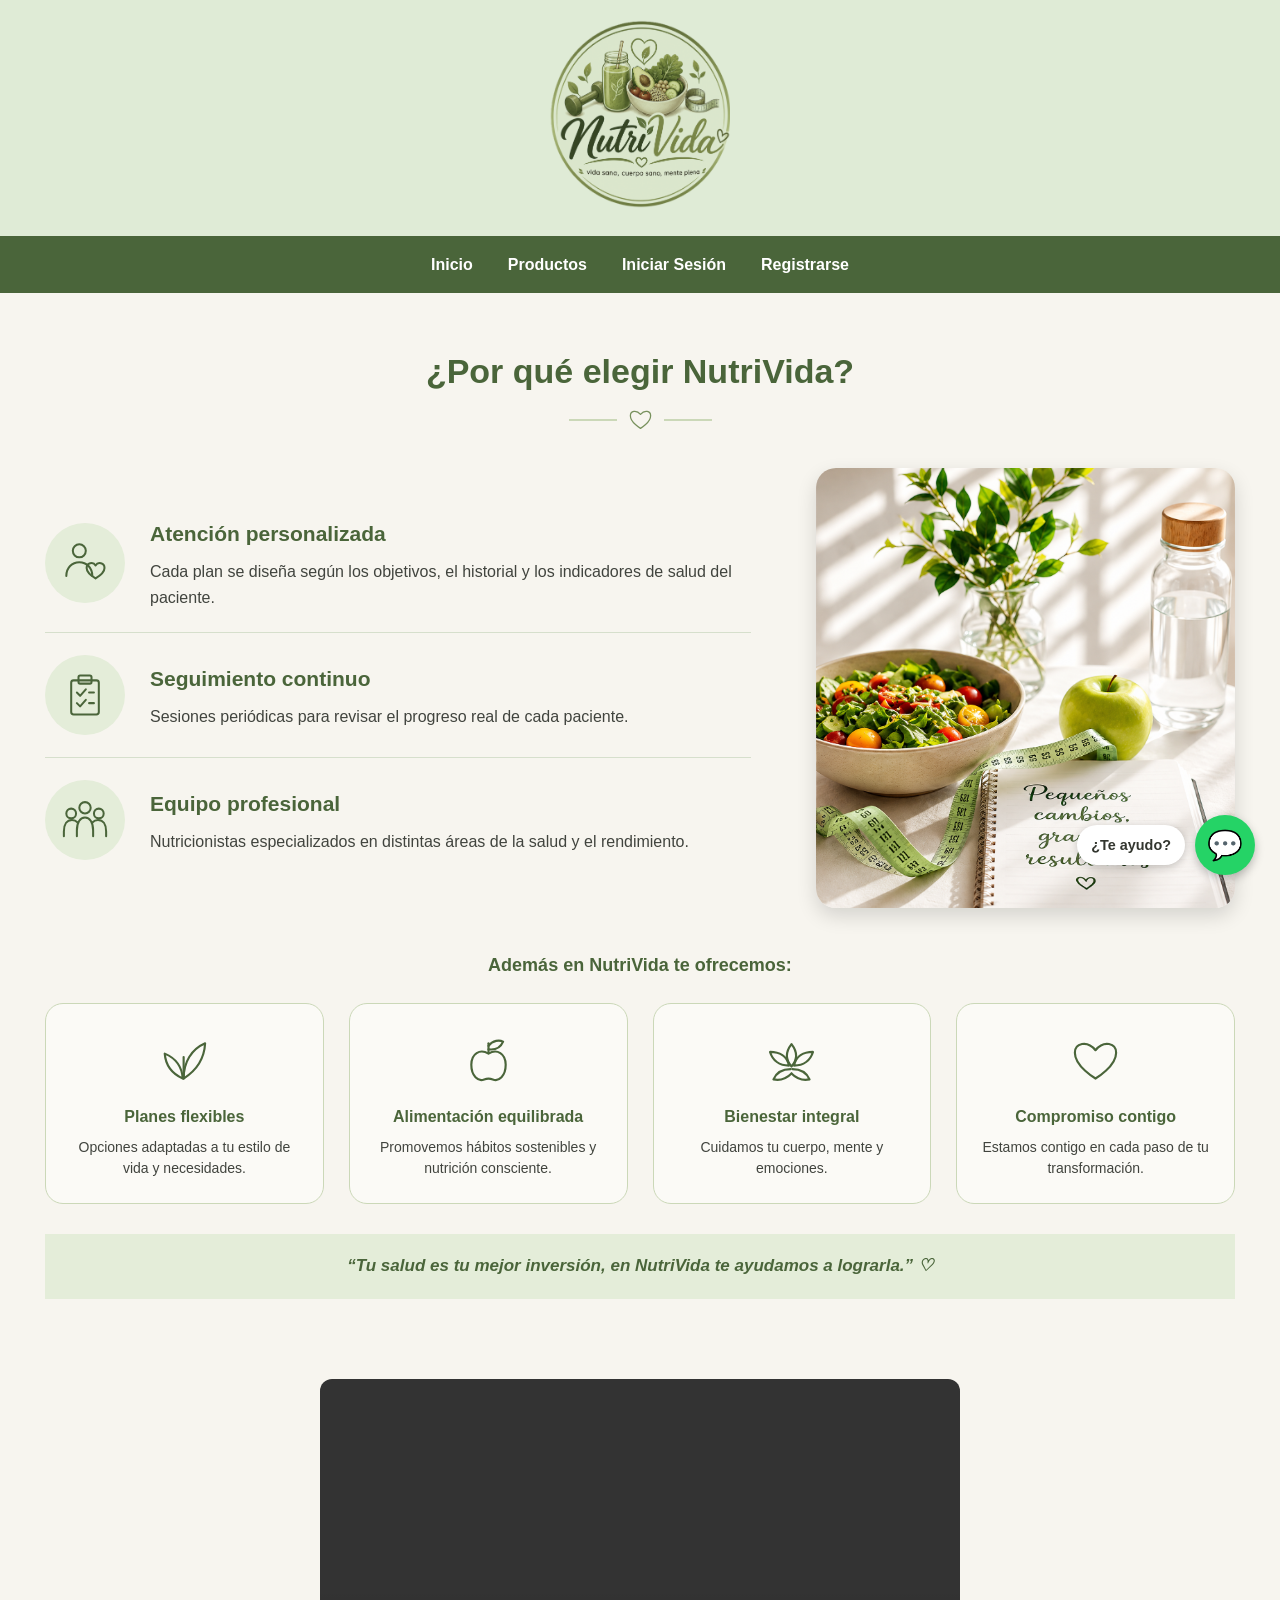
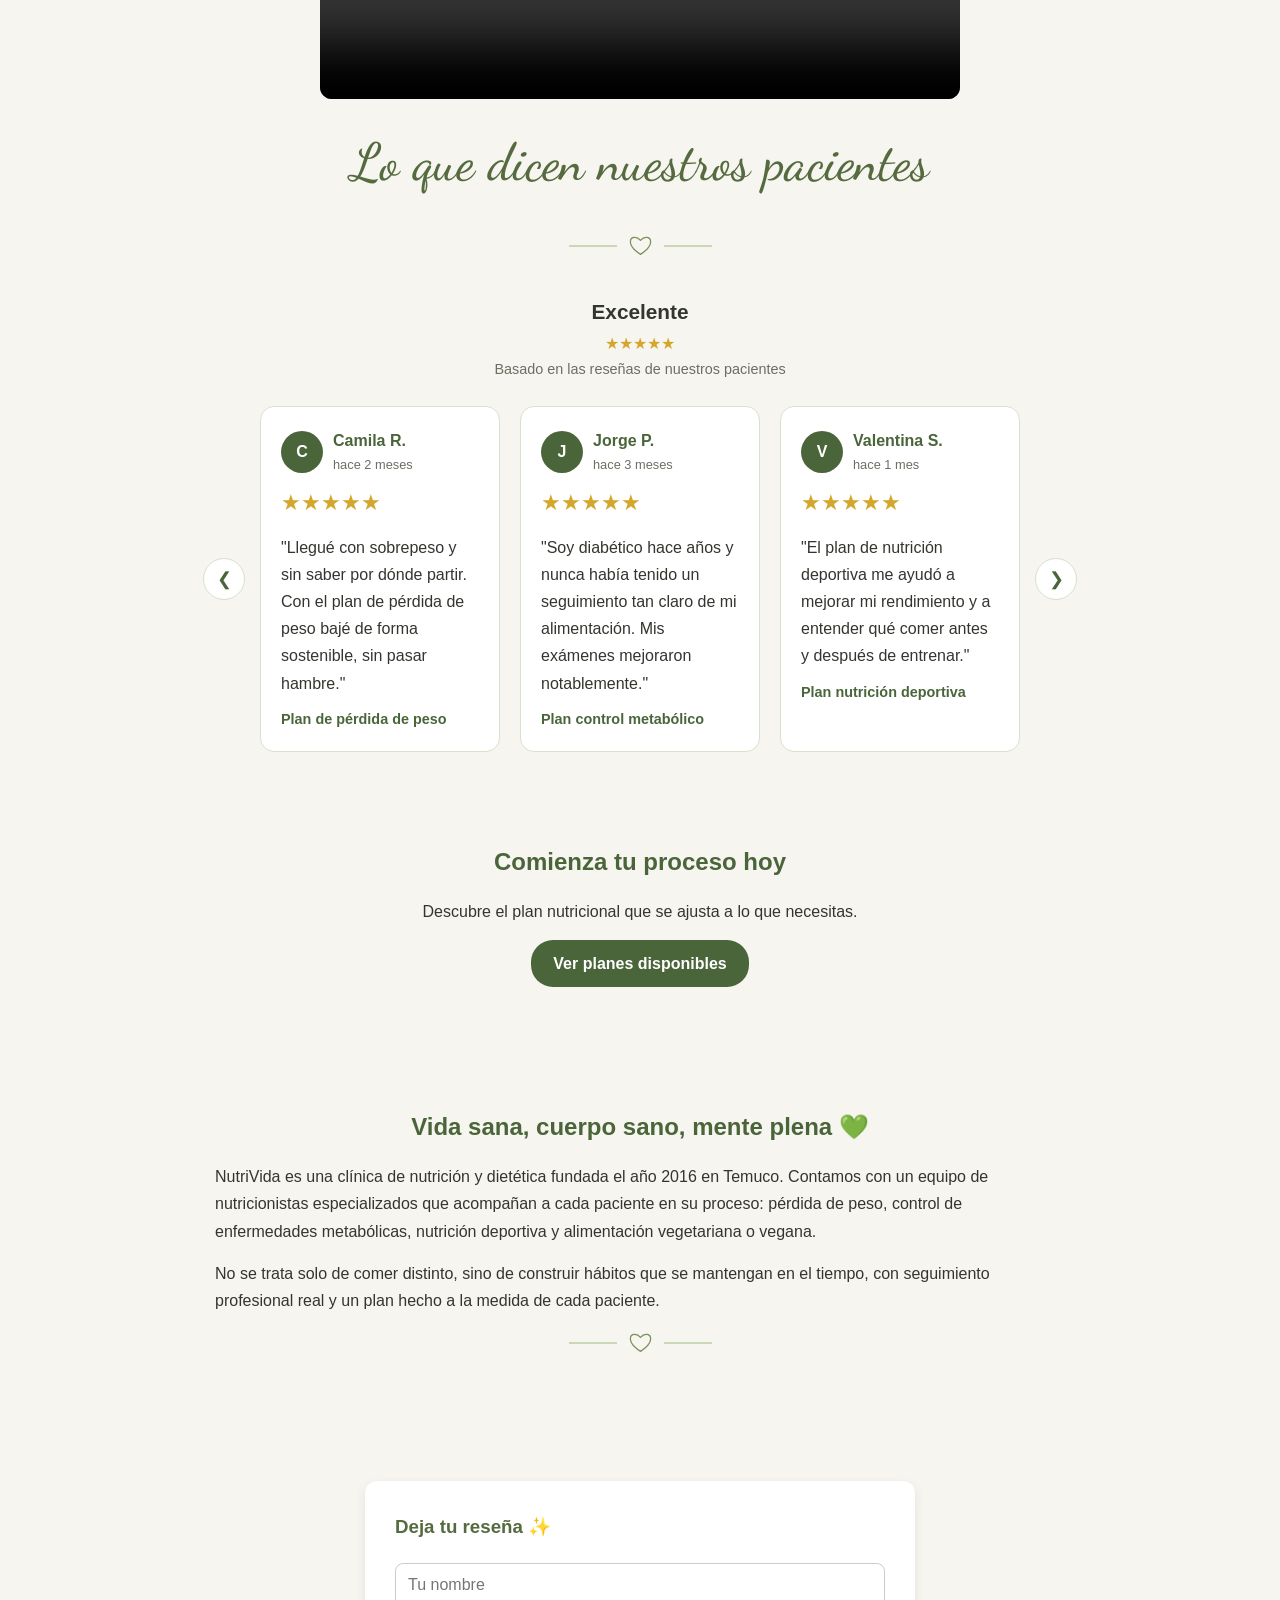
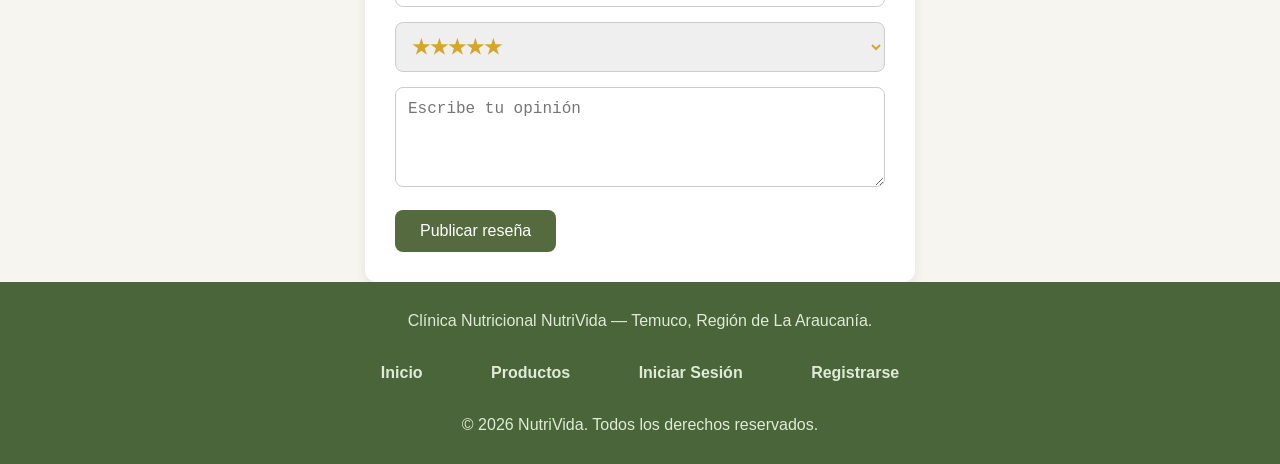
<file: Proyecto/index.html>
<!DOCTYPE html>
<html lang="es">
<head>
    <link href="https://fonts.googleapis.com/css2?family=Dancing+Script:wght@400;500&display=swap" rel="stylesheet">
    <meta charset="UTF-8">
    <meta name="viewport" content="width=device-width, initial-scale=1.0">
    <title>NutriVida</title>
    <link rel="stylesheet" href="css/estilos.css">
</head>

<body>

    <!-- HEADER -->
    <header>
        <img src="img/logo-nutrivida.png" alt="Logo NutriVida" class="logo">

        <nav>
            <ul>
                <li><a href="index.html">Inicio</a></li>
                <li><a href="productos.html">Productos</a></li>
                <li><a href="login.html">Iniciar Sesión</a></li>
                <li><a href="registro.html">Registrarse</a></li>
            </ul>
        </nav>
    </header>

    <main>

        <!-- POR QUÉ ELEGIR NUTRIVIDA -->
        <section class="porque-elegir">

            <h2>¿Por qué elegir NutriVida?</h2>

            <div class="decoracion-titulo">
                <span></span>
                <svg viewBox="0 0 64 64">
                    <path d="M32 53 C32 53 8 39 8 23 C8 12 22 8 32 20 C42 8 56 12 56 23 C56 39 32 53 32 53Z"></path>
                </svg>
                <span></span>
            </div>

            <div class="porque-elegir__contenido">

                <div class="porque-elegir__lista">

                    <div class="porque-elegir__item">
                        <div class="porque-elegir__icono">
                            <svg viewBox="0 0 64 64" fill="none" stroke="#4a653a" stroke-width="2.5" stroke-linecap="round" stroke-linejoin="round">
                                <circle cx="25" cy="17" r="8"></circle>
                                <path d="M9 48 C9 38 16 31 25 31 C34 31 41 38 41 48"></path>
                                <path d="M45 35 C48 30 56 32 56 38 C56 44 45 51 45 51 C45 51 34 44 34 38 C34 32 42 30 45 35Z"></path>
                            </svg>
                        </div>

                        <div>
                            <h3>Atención personalizada</h3>
                            <p>Cada plan se diseña según los objetivos, el historial y los indicadores de salud del paciente.</p>
                        </div>
                    </div>

                    <div class="porque-elegir__item">
                        <div class="porque-elegir__icono">
                            <svg viewBox="0 0 64 64" fill="none" stroke="#4a653a" stroke-width="2.5" stroke-linecap="round" stroke-linejoin="round">
                                <rect x="15" y="14" width="34" height="42" rx="3"></rect>
                                <rect x="24" y="8" width="16" height="10" rx="2"></rect>
                                <path d="M22 29 L26 33 L33 25"></path>
                                <path d="M22 42 L26 46 L33 38"></path>
                                <line x1="37" y1="29" x2="43" y2="29"></line>
                                <line x1="37" y1="42" x2="43" y2="42"></line>
                            </svg>
                        </div>

                        <div>
                            <h3>Seguimiento continuo</h3>
                            <p>Sesiones periódicas para revisar el progreso real de cada paciente.</p>
                        </div>
                    </div>

                    <div class="porque-elegir__item porque-elegir__item--sin-borde">
                        <div class="porque-elegir__icono">
                            <svg viewBox="0 0 64 64" fill="none" stroke="#4a653a" stroke-width="2.5" stroke-linecap="round" stroke-linejoin="round">
                                <circle cx="32" cy="17" r="7"></circle>
                                <circle cx="15" cy="24" r="6"></circle>
                                <circle cx="49" cy="24" r="6"></circle>
                                <path d="M22 52 V45 C22 35 26 29 32 29 C38 29 42 35 42 45 V52"></path>
                                <path d="M6 52 V46 C6 37 10 32 16 32 C19 32 21 33 23 35"></path>
                                <path d="M58 52 V46 C58 37 54 32 48 32 C45 32 43 33 41 35"></path>
                            </svg>
                        </div>

                        <div>
                            <h3>Equipo profesional</h3>
                            <p>Nutricionistas especializados en distintas áreas de la salud y el rendimiento.</p>
                        </div>
                    </div>

                </div>

                <div class="porque-elegir__imagen-wrap">
                    <img src="img/hero-presentacion.png" alt="Alimentación saludable NutriVida">
                </div>

            </div>

            <!-- SERVICIOS EXTRA -->
            <p class="extra-titulo">Además en NutriVida te ofrecemos:</p>

            <div class="extra-ofrecemos">

                <article class="extra-card">
                    <div class="extra-card__icono">
                        <svg viewBox="0 0 64 64" fill="none" stroke="#4a653a" stroke-width="2.5" stroke-linecap="round" stroke-linejoin="round">
                            <path d="M31 53 C31 34 40 19 56 12 C55 30 47 43 31 53Z"></path>
                            <path d="M30 53 C29 39 21 29 9 24 C10 38 17 47 30 53Z"></path>
                            <path d="M31 53 V28"></path>
                        </svg>
                    </div>
                    <h4>Planes flexibles</h4>
                    <p>Opciones adaptadas a tu estilo de vida y necesidades.</p>
                </article>

                <article class="extra-card">
                    <div class="extra-card__icono">
                        <svg viewBox="0 0 64 64" fill="none" stroke="#4a653a" stroke-width="2.5" stroke-linecap="round" stroke-linejoin="round">
                            <path d="M32 24 C22 18 12 24 12 37 C12 50 20 57 27 54 C30 53 34 53 37 54 C44 57 52 50 52 37 C52 24 42 18 32 24Z"></path>
                            <path d="M32 23 V12"></path>
                            <path d="M32 15 C37 8 45 8 49 10 C46 17 40 20 32 19"></path>
                        </svg>
                    </div>
                    <h4>Alimentación equilibrada</h4>
                    <p>Promovemos hábitos sostenibles y nutrición consciente.</p>
                </article>

                <article class="extra-card">
                    <div class="extra-card__icono">
                        <svg viewBox="0 0 64 64" fill="none" stroke="#4a653a" stroke-width="2.5" stroke-linecap="round" stroke-linejoin="round">
                            <path d="M32 13 C39 22 39 31 32 39 C25 31 25 22 32 13Z"></path>
                            <path d="M29 38 C18 38 10 32 7 22 C18 22 27 27 29 38Z"></path>
                            <path d="M35 38 C46 38 54 32 57 22 C46 22 37 27 35 38Z"></path>
                            <path d="M31 42 C21 42 14 47 11 54 C20 56 27 52 32 47"></path>
                            <path d="M33 42 C43 42 50 47 53 54 C44 56 37 52 32 47"></path>
                        </svg>
                    </div>
                    <h4>Bienestar integral</h4>
                    <p>Cuidamos tu cuerpo, mente y emociones.</p>
                </article>

                <article class="extra-card">
                    <div class="extra-card__icono">
                        <svg viewBox="0 0 64 64" fill="none" stroke="#4a653a" stroke-width="2.5" stroke-linecap="round" stroke-linejoin="round">
                            <path d="M32 53 C32 53 8 39 8 23 C8 12 22 8 32 20 C42 8 56 12 56 23 C56 39 32 53 32 53Z"></path>
                        </svg>
                    </div>
                    <h4>Compromiso contigo</h4>
                    <p>Estamos contigo en cada paso de tu transformación.</p>
                </article>

            </div>

            <div class="cita-banner">
                <p>“Tu salud es tu mejor inversión, en NutriVida te ayudamos a lograrla.” ♡</p>
            </div>

        </section>

        <!-- RESEÑAS -->
        <section class="seccion-resenas">

            <video controls width="640">
             <source src="video/presentacion.mp4" type="video/mp4">
              Tu navegador no soporta el elemento de video.
            </video>

<h2>Lo que dicen nuestros pacientes</h2>
<div class="decoracion-titulo">
                <span></span>
                <svg viewBox="0 0 64 64">
                    <path d="M32 53 C32 53 8 39 8 23 C8 12 22 8 32 20 C42 8 56 12 56 23 C56 39 32 53 32 53Z"></path>
                </svg>
                <span></span>
            </div>

            <div class="resumen-resenas">
                <p class="resumen-resenas__titulo">Excelente</p>
                <p class="resumen-resenas__estrellas">★★★★★</p>
                <p class="resumen-resenas__base">Basado en las reseñas de nuestros pacientes</p>
            </div>

            <div class="carrusel-resenas">

                <button id="btnAnterior" class="flecha" aria-label="Reseñas anteriores">&#10094;</button>

                <div class="tarjetas-resenas">

                    <article class="tarjeta-resena">
                        <div class="tarjeta-resena__encabezado">
                            <div class="avatar">C</div>
                            <div>
                                <h4>Camila R.</h4>
                                <p class="tarjeta-resena__tiempo">hace 2 meses</p>
                            </div>
                        </div>
                        <p class="estrellas">★★★★★</p>
                        <p>"Llegué con sobrepeso y sin saber por dónde partir. Con el plan de pérdida de peso bajé de forma sostenible, sin pasar hambre."</p>
                        <p class="tarjeta-resena__plan">Plan de pérdida de peso</p>
                    </article>

                    <article class="tarjeta-resena">
                        <div class="tarjeta-resena__encabezado">
                            <div class="avatar">J</div>
                            <div>
                                <h4>Jorge P.</h4>
                                <p class="tarjeta-resena__tiempo">hace 3 meses</p>
                            </div>
                        </div>
                        <p class="estrellas">★★★★★</p>
                        <p>"Soy diabético hace años y nunca había tenido un seguimiento tan claro de mi alimentación. Mis exámenes mejoraron notablemente."</p>
                        <p class="tarjeta-resena__plan">Plan control metabólico</p>
                    </article>

                    <article class="tarjeta-resena">
                        <div class="tarjeta-resena__encabezado">
                            <div class="avatar">V</div>
                            <div>
                                <h4>Valentina S.</h4>
                                <p class="tarjeta-resena__tiempo">hace 1 mes</p>
                            </div>
                        </div>
                        <p class="estrellas">★★★★★</p>
                        <p>"El plan de nutrición deportiva me ayudó a mejorar mi rendimiento y a entender qué comer antes y después de entrenar."</p>
                        <p class="tarjeta-resena__plan">Plan nutrición deportiva</p>
                    </article>

                    <article class="tarjeta-resena">
                        <div class="tarjeta-resena__encabezado">
                            <div class="avatar">F</div>
                            <div>
                                <h4>Fernanda L.</h4>
                                <p class="tarjeta-resena__tiempo">hace 5 meses</p>
                            </div>
                        </div>
                        <p class="estrellas">★★★★★</p>
                        <p>"Como vegetariana, siempre me costó saber si estaba comiendo balanceado. El plan me ordenó completamente."</p>
                        <p class="tarjeta-resena__plan">Plan vegano / vegetariano</p>
                    </article>

                    <article class="tarjeta-resena">
                        <div class="tarjeta-resena__encabezado">
                            <div class="avatar">D</div>
                            <div>
                                <h4>Diego M.</h4>
                                <p class="tarjeta-resena__tiempo">hace 4 meses</p>
                            </div>
                        </div>
                        <p class="estrellas">★★★★★</p>
                        <p>"Excelente atención, siempre disponibles para resolver dudas. Los resultados se notaron rápido."</p>
                        <p class="tarjeta-resena__plan">Plan de pérdida de peso</p>
                    </article>

                </div>

                <button id="btnSiguiente" class="flecha" aria-label="Siguientes reseñas">&#10095;</button>

            </div>

        </section>

        <!-- COMIENZA TU PROCESO -->
        <section class="comenzar">
            <h2>Comienza tu proceso hoy</h2>
            <p>Descubre el plan nutricional que se ajusta a lo que necesitas.</p>
            <a href="productos.html">Ver planes disponibles</a>
        </section>

        <!-- PRESENTACIÓN -->
        <section class="presentacion">
            <h2>Vida sana, cuerpo sano, mente plena 💚</h2>

            <p>NutriVida es una clínica de nutrición y dietética fundada el año 2016 en Temuco. Contamos con un equipo de nutricionistas especializados que acompañan a cada paciente en su proceso: pérdida de peso, control de enfermedades metabólicas, nutrición deportiva y alimentación vegetariana o vegana.</p>

            <p>No se trata solo de comer distinto, sino de construir hábitos que se mantengan en el tiempo, con seguimiento profesional real y un plan hecho a la medida de cada paciente.</p>
<div class="decoracion-titulo">
                <span></span>
                <svg viewBox="0 0 64 64">
                    <path d="M32 53 C32 53 8 39 8 23 C8 12 22 8 32 20 C42 8 56 12 56 23 C56 39 32 53 32 53Z"></path>
                </svg>
                <span></span>
            </div>
        </section>

    <div class="formulario-reseña">
        <h3>Deja tu reseña ✨ </h3>

        <input type="text" id="nombre-reseña" placeholder="Tu nombre">

        <select id="estrellas-reseña">
            <option value="5">★★★★★</option>
            <option value="4">★★★★☆</option>
            <option value="3">★★★☆☆</option>
            <option value="2">★★☆☆☆</option>
            <option value="1">★☆☆☆☆</option>
        </select>

        <textarea id="texto-reseña" placeholder="Escribe tu opinión"></textarea>

        <button type="button" id="publicar-reseña">
            Publicar reseña
        </button>
    </div>
</section>


    <!-- FOOTER -->
    <footer>
        <p>Clínica Nutricional NutriVida — Temuco, Región de La Araucanía.</p>

        <nav>
            <a href="index.html">Inicio</a>
            <a href="productos.html">Productos</a>
            <a href="login.html">Iniciar Sesión</a>
            <a href="registro.html">Registrarse</a>
        </nav>

        <p>&copy; 2026 NutriVida. Todos los derechos reservados.</p>
    </footer>

    <!-- WHATSAPP -->
    <div class="whatsapp-flotante">
        <span class="whatsapp-flotante__mensaje">¿Te ayudo?</span>
        <a href="https://wa.me/56912345678" target="_blank" class="boton-whatsapp" aria-label="Chatear por WhatsApp">💬</a>
    </div>

    <script src="js/script.js"></script>

</body>
</html>
</file>
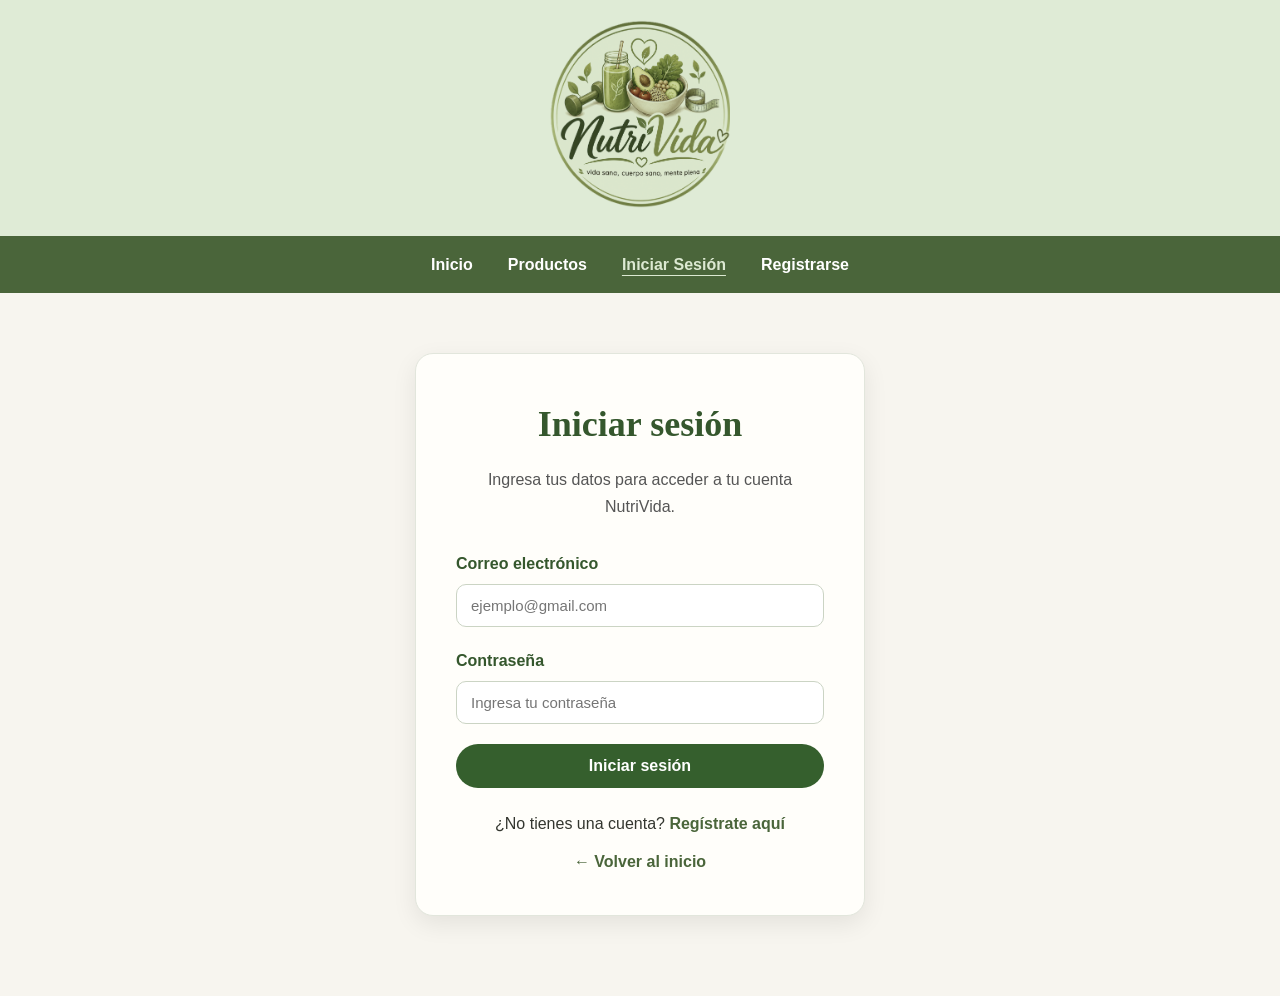
<file: Proyecto/login.html>
<!DOCTYPE html>
<html lang="es">

<head>
    <meta charset="UTF-8">
    <meta name="viewport" content="width=device-width, initial-scale=1.0">

    <title>NutriVida - Iniciar Sesión</title>

    <link rel="stylesheet" href="css/estilos.css">
</head>

<body>

    <header>
        <img src="img/logo-nutrivida.png" alt="Logo NutriVida" class="logo">

        <nav>
            <ul>
                <li><a href="index.html">Inicio</a></li>
                <li><a href="productos.html">Productos</a></li>
                <li><a href="login.html" class="activo">Iniciar Sesión</a></li>
                <li><a href="registro.html">Registrarse</a></li>
            </ul>
        </nav>
    </header>


    <main>

        <form id="login" class="login-formulario" novalidate>

            <h1>Iniciar sesión</h1>

            <p class="login-descripcion">
                Ingresa tus datos para acceder a tu cuenta NutriVida.
            </p>


            <div class="campo-login">

                <label for="emailSes">Correo electrónico</label>

                <input
                    type="text"
                    id="emailSes"
                    placeholder="ejemplo@gmail.com"
                >

            </div>


            <div class="campo-login">

                <label for="contraSes">Contraseña</label>

                <input
                    type="password"
                    id="contraSes"
                    placeholder="Ingresa tu contraseña"
                >

            </div>


            <button type="submit" class="boton-login">
                Iniciar sesión
            </button>


            <div class="login-enlaces">

                <p>
                    ¿No tienes una cuenta?
                    <a href="registro.html">Regístrate aquí</a>
                </p>

                <a href="index.html">
                    ← Volver al inicio
                </a>

            </div>

        </form>

    </main>


    <script src="js/script.js"></script>

</body>

</html>
</file>
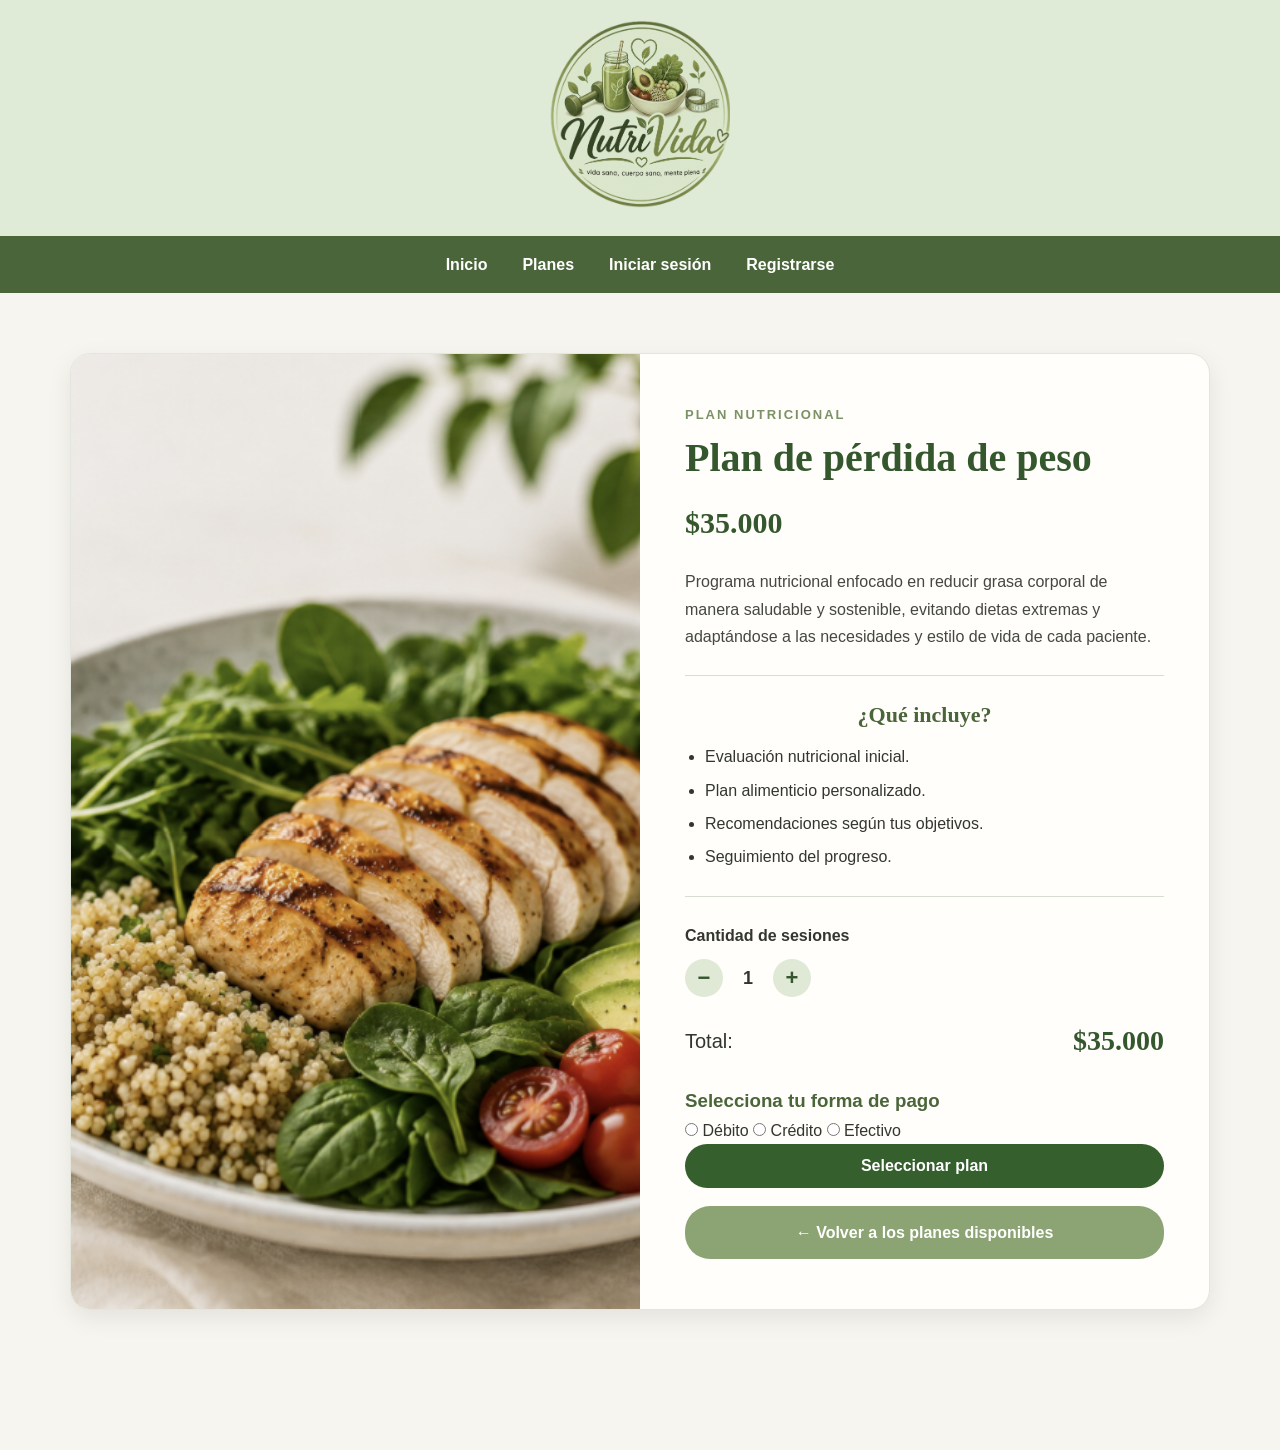
<file: Proyecto/producto.html>
<!DOCTYPE html>
<html lang="es">
<head>
    <meta charset="UTF-8">
    <meta name="viewport" content="width=device-width, initial-scale=1.0">
    <title>Detalle del plan | NutriVida</title>

    <link rel="stylesheet" href="css/estilos.css">
</head>

<body>

    <header>
        <img src="img/logo-nutrivida.png" alt="Logo NutriVida" class="logo">

        <nav>
            <ul>
                <li><a href="index.html">Inicio</a></li>
                <li><a href="productos.html">Planes</a></li>
                <li><a href="login.html">Iniciar sesión</a></li>
                <li><a href="registro.html">Registrarse</a></li>
            </ul>
        </nav>
    </header>


    <main class="detalle-producto">

        <section class="detalle-contenedor">

            <div class="detalle-imagen">
                <img id="imagenProducto" src="img/plan-perdida-peso.png" alt="Plan de pérdida de peso">
            </div>


            <div class="detalle-informacion">

                <p class="detalle-categoria">PLAN NUTRICIONAL</p>

                <h1 id="nombreProducto">Plan de pérdida de peso</h1>

                <p class="detalle-precio" id="precioProducto">$35.000</p>

                <p class="detalle-descripcion" id="descripcionProducto">
                    Programa nutricional enfocado en reducir grasa corporal
                    de manera saludable y sostenible, evitando dietas extremas
                    y adaptándose a las necesidades y estilo de vida de cada paciente.
                </p>


                <div class="detalle-incluye">

                    <h2>¿Qué incluye?</h2>

                    <ul>
                        <li>Evaluación nutricional inicial.</li>
                        <li>Plan alimenticio personalizado.</li>
                        <li>Recomendaciones según tus objetivos.</li>
                        <li>Seguimiento del progreso.</li>
                    </ul>

                </div>


                <div class="cantidad-sesiones">

                    <p>Cantidad de sesiones</p>

                    <div class="selector-cantidad">
                        <button type="button" id="disminuir">−</button>

                        <span id="cantidad">1</span>

                        <button type="button" id="aumentar">+</button>
                    </div>

                </div>


                <div class="total-producto">
                    <span>Total:</span>
                    <strong id="total">$35.000</strong>
                </div>
                <div class="forma-pago">
                    

                     <h3>Selecciona tu forma de pago</h3>

                     <label>
                        <input type="radio" name="formaPago" value="debito">
                        Débito
                     </label>

                    <label>
                         <input type="radio" name="formaPago" value="credito">
                        Crédito
                    </label>

                     <label>
                         <input type="radio" name="formaPago" value="efectivo">
                         Efectivo
                     </label>

                </div>


                <button type="button" class="boton-agendar" id="botonAgendar">
                    Seleccionar plan
                </button>
                <div class="datos-tarjeta" id="datosTarjeta" style="display: none;">

    <h3>Datos de la tarjeta</h3>

    <label for="numeroTarjeta">Número de tarjeta</label>
    <input type="text" id="numeroTarjeta" maxlength="19"
           placeholder="1234 5678 9012 3456">

    <label for="titularTarjeta">Nombre del titular</label>
    <input type="text" id="titularTarjeta"
           placeholder="Nombre y apellido">

    <div class="datos-tarjeta-fila">

        <div>
            <label for="vencimientoTarjeta">Vencimiento</label>
            <input type="text" id="vencimientoTarjeta"
                   maxlength="5" placeholder="MM/AA">
        </div>

        <div>
            <label for="cvvTarjeta">CVV</label>
            <input type="password" id="cvvTarjeta"
                   maxlength="3" placeholder="123">
        </div>

    </div>

    <button type="button" id="botonPagar">
    Pagar <span id="totalPagar">$35.000</span>
</button>

    <div id="mensajePago"></div>

</div>



                <a href="productos.html" class="volver-catalogo">
                    ← Volver a los planes disponibles
                </a>

            </div>

        </section>

    </main>


    <script src="js/script.js"></script>

</body>
</html>
</file>
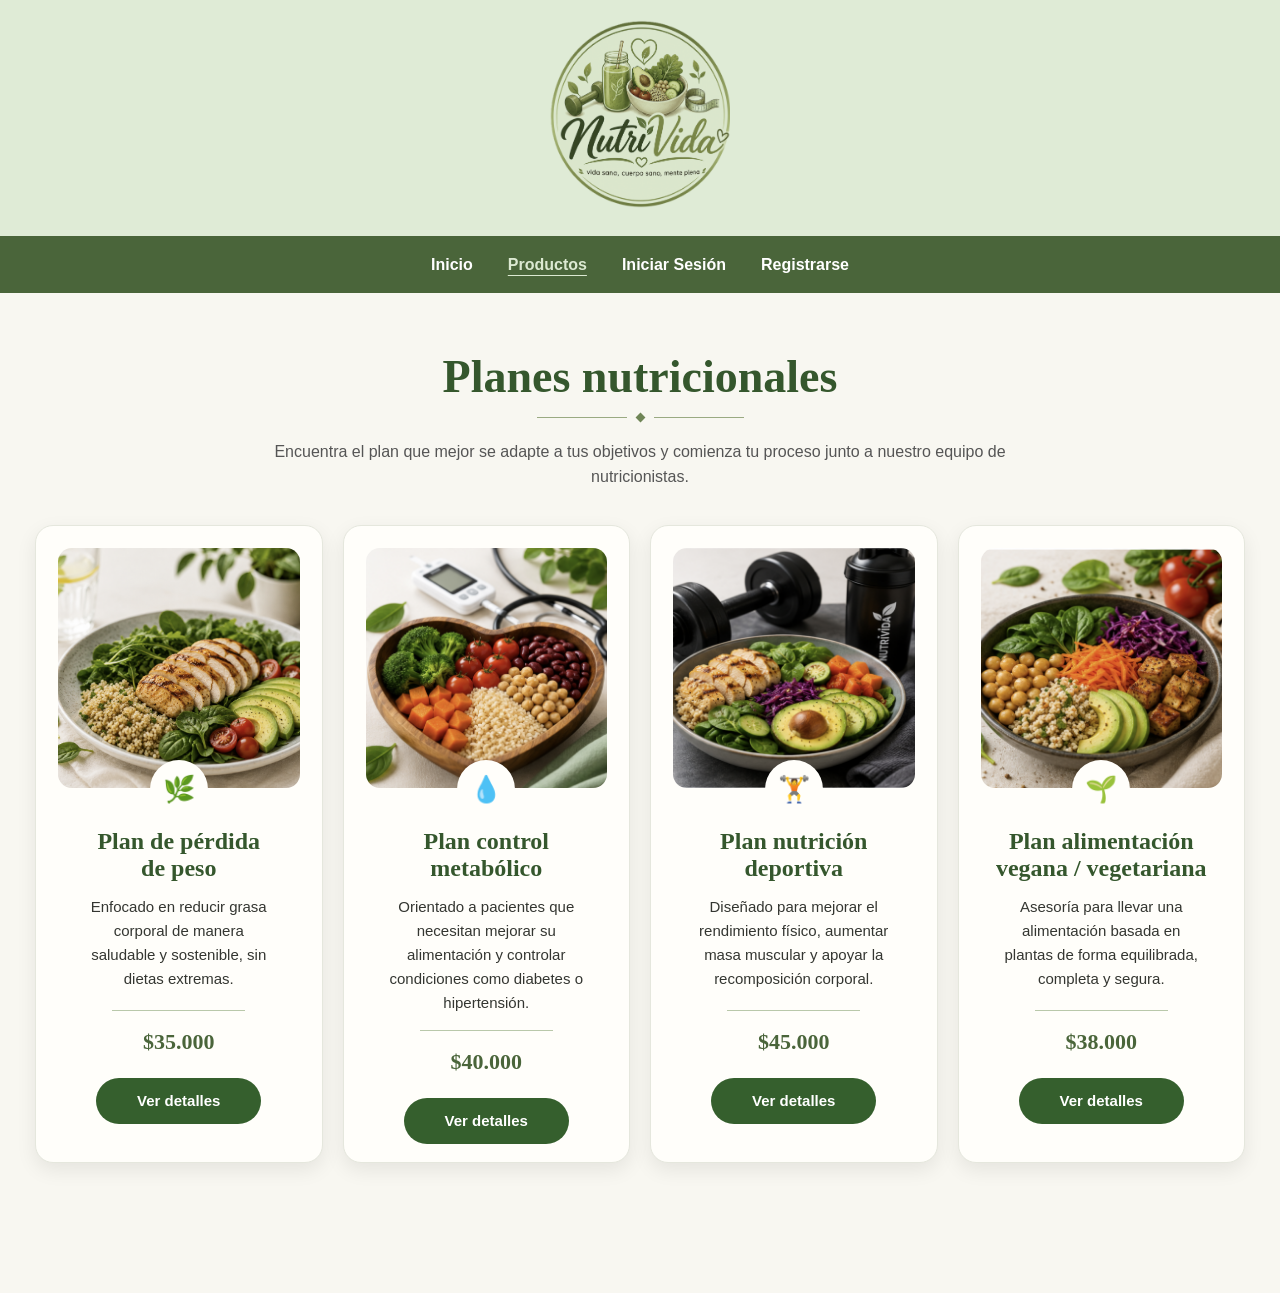
<file: Proyecto/productos.html>
<!DOCTYPE html>
<html lang="es">

<head>
    <meta charset="UTF-8">
    <meta name="viewport" content="width=device-width, initial-scale=1.0">

    <title>NutriVida - Planes Nutricionales</title>

    <link rel="stylesheet" href="css/estilos.css">
</head>

<body>

    <header>

        <img src="img/logo-nutrivida.png"
             alt="Logo NutriVida"
             class="logo">

        <nav>
            <ul>
                <li>
                    <a href="index.html">Inicio</a>
                </li>

                <li>
                    <a href="productos.html" class="activo">Productos</a>
                </li>

                <li>
                    <a href="login.html">Iniciar Sesión</a>
                </li>

                <li>
                    <a href="registro.html">Registrarse</a>
                </li>
            </ul>
        </nav>

    </header>


    <main class="catalogo">

        <!-- ENCABEZADO DEL CATÁLOGO -->

        <section class="catalogo-encabezado">

            <h1>Planes nutricionales</h1>

            <div class="adorno-titulo">
                <span class="linea"></span>
                <span class="rombo"></span>
                <span class="linea"></span>
            </div>

            <p class="catalogo-descripcion">
                Encuentra el plan que mejor se adapte a tus objetivos y comienza
                tu proceso junto a nuestro equipo de nutricionistas.
            </p>

        </section>


        <!-- PRODUCTOS -->

        <section class="productos-grid">


            <!-- PLAN PÉRDIDA DE PESO -->

            <article class="producto-card">

                <div class="producto-imagen">
                    <img src="img/plan-perdida-peso.png"
                         alt="Plan de pérdida de peso">
                </div>

                <div class="producto-icono">🌿</div>

                <h2>
                    Plan de pérdida<br>
                    de peso
                </h2>

                <p>
                    Enfocado en reducir grasa corporal de manera saludable y sostenible,
                    sin dietas extremas.
                </p>

                <div class="linea-producto"></div>

                <p class="precio">
                    $35.000
                </p>

                <a href="producto.html?plan=perdida"
                   class="boton-producto">
                    Ver detalles
                </a>

            </article>


            <!-- PLAN CONTROL METABÓLICO -->

            <article class="producto-card">

                <div class="producto-imagen">
                    <img src="img/plan-control-metabolico.png"
                         alt="Plan control metabólico">
                </div>

                <div class="producto-icono">💧</div>

                <h2>
                    Plan control<br>
                    metabólico
                </h2>

                <p>
                    Orientado a pacientes que necesitan mejorar su alimentación
                    y controlar condiciones como diabetes o hipertensión.
                </p>

                <div class="linea-producto"></div>

                <p class="precio">
                    $40.000
                </p>

                <a href="producto.html?plan=metabolico"
                   class="boton-producto">
                    Ver detalles
                </a>

            </article>


            <!-- PLAN NUTRICIÓN DEPORTIVA -->

            <article class="producto-card">

                <div class="producto-imagen">
                    <img src="img/plan-nutricion-deportiva.png"
                         alt="Plan nutrición deportiva">
                </div>

                <div class="producto-icono">🏋️</div>

                <h2>
                    Plan nutrición<br>
                    deportiva
                </h2>

                <p>
                    Diseñado para mejorar el rendimiento físico, aumentar masa muscular
                    y apoyar la recomposición corporal.
                </p>

                <div class="linea-producto"></div>

                <p class="precio">
                    $45.000
                </p>

                <a href="producto.html?plan=deportivo"
                   class="boton-producto">
                    Ver detalles
                </a>

            </article>


            <!-- PLAN VEGANO / VEGETARIANO -->

            <article class="producto-card">

                <div class="producto-imagen">
                    <img src="img/plan-vegano-vegetariano.png"
                         alt="Plan alimentación vegana y vegetariana">
                </div>

                <div class="producto-icono">🌱</div>

                <h2>
                    Plan alimentación<br>
                    vegana / vegetariana
                </h2>

                <p>
                    Asesoría para llevar una alimentación basada en plantas de forma
                    equilibrada, completa y segura.
                </p>

                <div class="linea-producto"></div>

                <p class="precio">
                    $38.000
                </p>

                <a href="producto.html?plan=vegano"
                   class="boton-producto">
                    Ver detalles
                </a>

            </article>

        </section>

    </main>

</body>

</html>
</file>
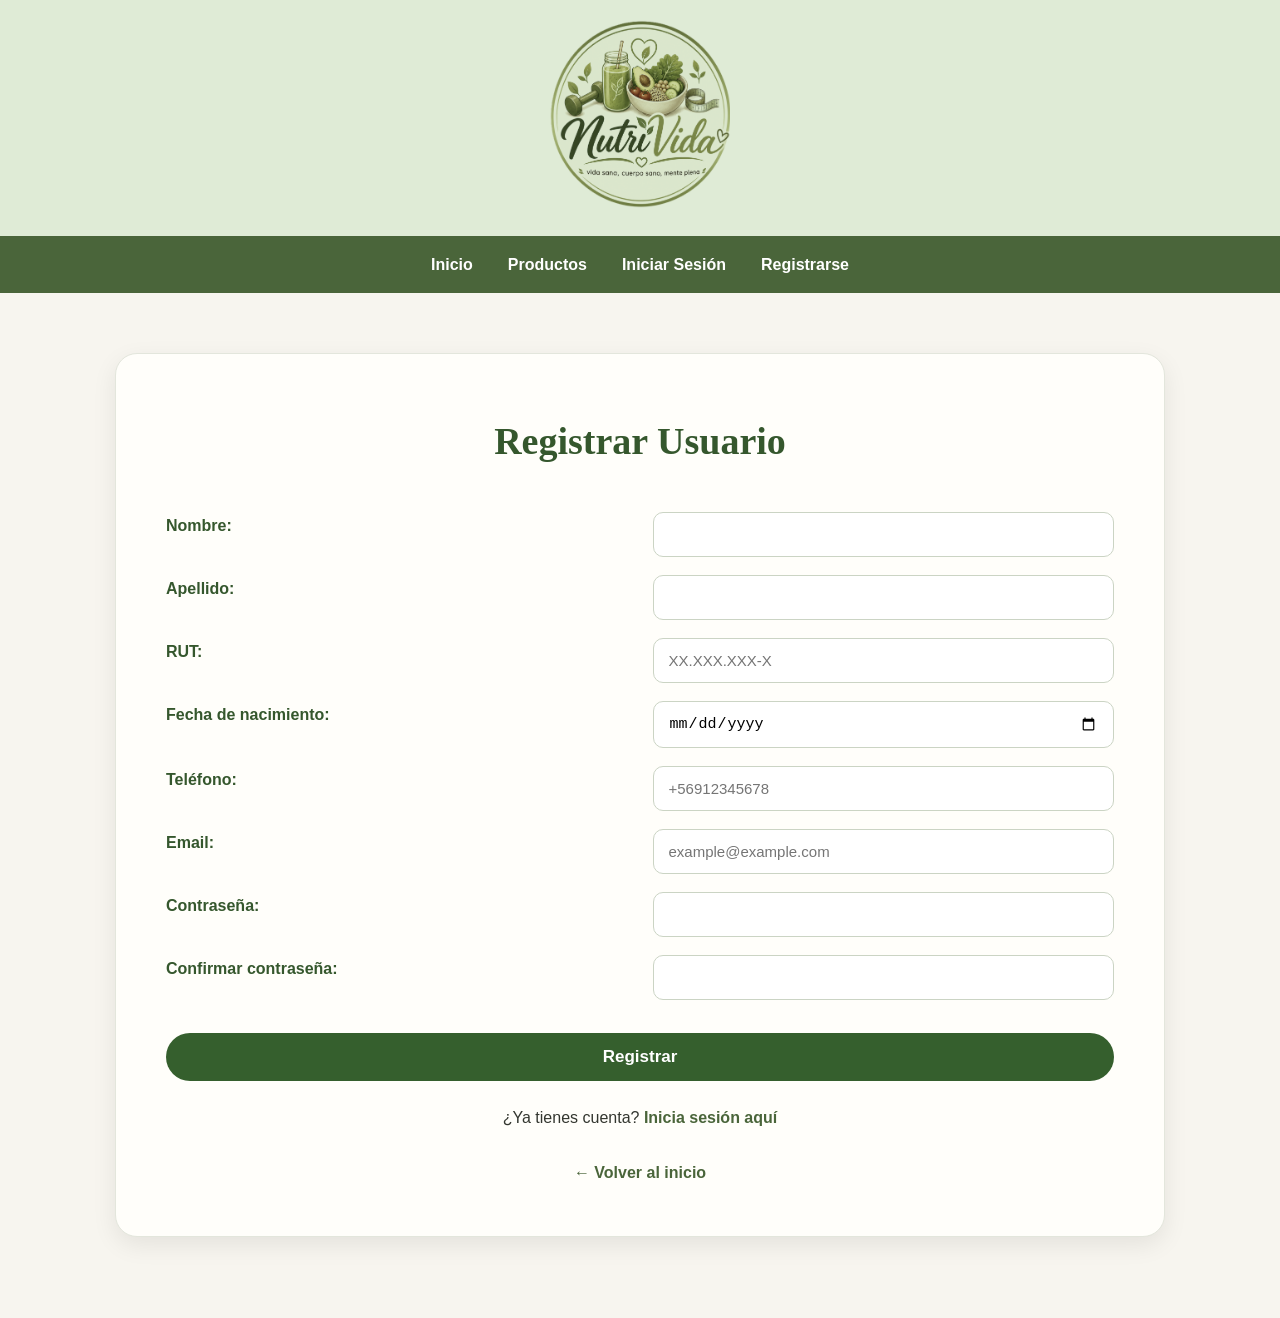
<file: Proyecto/registro.html>
<!DOCTYPE html>
<html lang="es">
<head>
    <meta charset="UTF-8">
    <meta name="viewport" content="width=device-width, initial-scale=1.0">
    <title>NutriVida - Registrarse</title>
    <link rel="stylesheet" href="css/estilos.css">
</head>
<body>

    <header>

        <img
            src="img/logo-nutrivida.png"
            alt="Logo NutriVida"
            class="logo"
        >

        <nav>
            <ul>
                <li><a href="index.html">Inicio</a></li>
                <li><a href="productos.html">Productos</a></li>
                <li><a href="login.html">Iniciar Sesión</a></li>
                <li><a href="registro.html">Registrarse</a></li>
            </ul>
        </nav>

    </header>

    <main class="contenedor-formulario">

        <form id="registro" class="formulario">

            <h2>Registrar Usuario</h2>

            <label for="nombre">Nombre:</label>
            <input type="text" id="nombre" required>

            <label for="apellido">Apellido:</label>
            <input type="text" id="apellido" required>

            <label for="rut">RUT:</label>
            <input type="text" id="rut" placeholder="XX.XXX.XXX-X" required>

            <label for="fecnac">Fecha de nacimiento:</label>
            <input type="date" id="fecnac" required>

            <label for="telefono">Teléfono:</label>
            <input type="tel" id="telefono" placeholder="+56912345678" required>

            <label for="email">Email:</label>
            <input type="text" id="email" placeholder="example@example.com" required>

            <label for="contrasena">Contraseña:</label>
            <input type="password" id="contrasena" required>

            <label for="confirmarContrasena">Confirmar contraseña:</label>
            <input type="password" id="confirmarContrasena" required>

            <button type="submit">Registrar</button>

            <p class="enlace-formulario">
                ¿Ya tienes cuenta? <a href="login.html">Inicia sesión aquí</a>
            </p>

            <p class="enlace-formulario">
                <a href="index.html">← Volver al inicio</a>
            </p>

        </form>

    </main>

    <script src="js/script.js"></script>
</body>
</html>
</file>
<file: Proyecto/css/estilos.css>
/* =========================================
   ESTILOS GENERALES
========================================= */

* {
    margin: 0;
    padding: 0;
    box-sizing: border-box;
}


body {
    font-family: 'Segoe UI', 'Helvetica Neue', Helvetica, sans-serif;

    background-color: #f7f5ef;

    color: #33362f;

    line-height: 1.7;
}


/* =========================================
   HEADER
========================================= */

header {
    background-color: #dfebd6;

    padding-top: 20px;

    text-align: center;
}


header .logo {
    width: 180px;
    height: 188px;

    object-fit: cover;
    object-position: top;

    mix-blend-mode: multiply;
}


header nav {
    background-color: #4a653a;

    margin-top: 20px;

    padding: 15px 20px;
}


header nav ul {
    list-style: none;

    display: flex;

    justify-content: center;

    align-items: center;

    gap: 35px;
}


header nav ul li a {
    color: white;

    text-decoration: none;

    font-weight: bold;

    font-size: 16px;
}


header nav ul li a:hover {
    color: #dfebd6;
}


/* =========================================
   MAIN
========================================= */

main {
    width: 100%;
}


section {
    margin-bottom: 60px;
}


h2 {
    color: #4a653a;

    text-align: center;

    font-weight: 600;
}


h3,
h4 {
    color: #4a653a;
}


/* =========================================
   POR QUÉ ELEGIR NUTRIVIDA
========================================= */

.porque-elegir {
    max-width: 1250px;

    margin: 0 auto;

    padding: 50px 30px 20px 30px;
}


/* Título */

.porque-elegir > h2 {
    font-size: 34px;

    margin-bottom: 5px;
}


/* Corazón + líneas debajo del título */

.decoracion-titulo {
    display: flex;

    justify-content: center;

    align-items: center;

    gap: 10px;

    margin-bottom: 35px;
}


.decoracion-titulo span {
    width: 48px;
    height: 2px;
    background-color: #cbd8b8;
}


.decoracion-titulo svg {
    width: 27px;

    height: 27px;

    fill: none;

    stroke: #78915d;

    stroke-width: 3;

    stroke-linecap: round;

    stroke-linejoin: round;
}


/* =========================================
   BENEFICIOS + IMAGEN
========================================= */

.porque-elegir__contenido {
    display: grid;

    grid-template-columns: 1.35fr 0.8fr;

    gap: 65px;

    align-items: center;
}


/* =========================================
   BENEFICIOS
========================================= */

.porque-elegir__lista {
    width: 100%;
}


.porque-elegir__item {
    display: flex;

    align-items: center;

    gap: 25px;

    padding: 22px 0;

    border-bottom: 1px solid #d6dfcc;
}


.porque-elegir__item--sin-borde {
    border-bottom: none;
}


.porque-elegir__icono {
    width: 80px;

    height: 80px;

    min-width: 80px;

    background-color: #e4edd9;

    border-radius: 50%;

    display: flex;

    justify-content: center;

    align-items: center;
}


.porque-elegir__icono svg {
    width: 52px;

    height: 52px;
}


.porque-elegir__item h3 {
    font-size: 21px;

    margin-bottom: 7px;

    color: #4a653a;
}


.porque-elegir__item p {
    font-size: 16px;

    color: #41443e;

    line-height: 1.6;
}


/* =========================================
   IMAGEN NUTRIVIDA
========================================= */

.porque-elegir__imagen-wrap {
    width: 100%;
}


.porque-elegir__imagen-wrap img {
    width: 100%;

    height: 440px;

    object-fit: cover;

    display: block;

    border-radius: 20px;

    box-shadow: 0 8px 20px rgba(0, 0, 0, 0.14);
}


/* =========================================
   ADEMÁS EN NUTRIVIDA
========================================= */

.extra-titulo {
    text-align: center;

    color: #4a653a;

    font-size: 18px;

    font-weight: bold;

    margin: 42px 0 22px 0;
}


.extra-ofrecemos {
    display: grid;

    grid-template-columns: repeat(4, 1fr);

    gap: 25px;
}


/* Tarjetas */

.extra-card {
    background-color: #fbfaf6;

    border: 1px solid #cbd8b8;

    border-radius: 18px;

    padding: 24px 18px;

    min-height: 180px;

    text-align: center;

    display: flex;

    flex-direction: column;

    align-items: center;

    justify-content: center;

    transition:
        transform 0.3s ease,
        box-shadow 0.3s ease;
}


.extra-card:hover {
    transform: translateY(-5px);

    box-shadow: 0 8px 18px rgba(0, 0, 0, 0.08);
}


/* Iconos grandes */

.extra-card__icono {
    width: 65px;

    height: 65px;

    margin-bottom: 10px;

    display: flex;

    align-items: center;

    justify-content: center;
}


.extra-card__icono svg {
    width: 55px;

    height: 55px;
}


.extra-card h4 {
    font-size: 16px;

    margin-bottom: 7px;

    color: #4a653a;
}


.extra-card p {
    font-size: 14px;

    line-height: 1.5;

    color: #41443e;
}


/* =========================================
   FRASE INFERIOR
========================================= */

.cita-banner {
    background-color: #e4edd9;

    text-align: center;

    margin-top: 30px;

    padding: 18px 20px;

    color: #4a653a;

    font-size: 17px;

    font-weight: bold;

    font-style: italic;
}


/* =========================================
   RESEÑAS
========================================= */

.seccion-resenas {
    max-width: 1000px;

    margin: 60px auto;

    padding: 0 25px;
}


.seccion-resenas h2 {
    margin-bottom: 25px;
    font-family: "Dancing Script", cursive;
    font-size: 52px;
    font-weight: 500;
    color: #556b3f;
}


section video {
    max-width: 100%;

    display: block;

    margin: 20px auto;

    border-radius: 12px;
}


/* RESUMEN */

.resumen-resenas {
    text-align: center;

    margin: 25px 0;
}


.resumen-resenas__titulo {
    font-weight: bold;

    font-size: 1.3rem;
}


#estrellas-reseña {
    color: #d4a72c;
    font-size: 20px;
    font-weight: bold;
}

.resumen-resenas__estrellas {
    color: #d4a72c;
}


.resumen-resenas__base {
    font-size: 0.9rem;

    color: #6b6f63;
}


/* CARRUSEL */

.carrusel-resenas {
    display: flex;

    align-items: center;

    justify-content: center;

    gap: 15px;
}


.tarjetas-resenas {
    display: flex;

    gap: 20px;

    overflow: hidden;

    max-width: 780px;
}


.tarjeta-resena {
    display: none;

    background-color: white;

    border: 1px solid #d8e0cf;

    border-radius: 14px;

    padding: 20px;

    width: 240px;

    flex-shrink: 0;
}


.tarjeta-resena.activa {
    display: block;
}


.tarjeta-resena__encabezado {
    display: flex;

    align-items: center;

    gap: 10px;

    margin-bottom: 8px;
}


.avatar {
    width: 42px;

    height: 42px;

    border-radius: 50%;

    background-color: #4a653a;

    color: white;

    display: flex;

    align-items: center;

    justify-content: center;

    font-weight: bold;

    flex-shrink: 0;
}


.tarjeta-resena__tiempo {
    font-size: 0.8rem;

    color: #6b6f63;
}


.estrellas {
    color: #d4a72c;
    font-size: 22px;
    margin-bottom: 12px;
}


.tarjeta-resena__plan {
    font-weight: bold;

    color: #4a653a;

    margin-top: 10px;

    font-size: 0.9rem;
}


/* FLECHAS */

.flecha {
    background-color: white;

    color: #4a653a;

    border: 1px solid #d8e0cf;

    width: 42px;

    height: 42px;

    border-radius: 50%;

    cursor: pointer;

    font-size: 1.1rem;

    flex-shrink: 0;
}


.flecha:hover {
    background-color: #4a653a;

    color: white;
}


/* =========================================
   FORMULARIO Y PUBLICACIÓN DE RESEÑAS
   Estilos del formulario donde el usuario puede dejar su opinión.
========================================= */

.reseñas {
    padding: 50px 20px;
    background-color: #f7f7f2;
    text-align: center;
}

.reseñas h2 {
    color: #556b3f;
    font-size: 32px;
    margin-bottom: 10px;
}

.reseñas > p {
    color: #555;
    font-size: 18px;
    margin-bottom: 30px;
}

#lista-reseñas {
    display: flex;
    justify-content: center;
    gap: 25px;
    flex-wrap: wrap;
    margin-bottom: 40px;
}

.reseña {
    background-color: white;
    width: 300px;
    padding: 25px;
    border-radius: 12px;
    box-shadow: 0 4px 12px rgba(0, 0, 0, 0.08);
    text-align: left;
}

.reseña p {
    color: #444;
    line-height: 1.5;
    margin-bottom: 15px;
}

.reseña span {
    font-weight: bold;
    color: #556b3f;
}

.formulario-reseña {
    max-width: 550px;
    margin: 0 auto;
    background-color: white;
    padding: 30px;
    border-radius: 12px;
    box-shadow: 0 4px 12px rgba(0, 0, 0, 0.08);
}

.formulario-reseña h3 {
    color: #556b3f;
    margin-bottom: 20px;
}

.formulario-reseña input,
.formulario-reseña select,
.formulario-reseña textarea {
    width: 100%;
    padding: 12px;
    margin-bottom: 15px;
    border: 1px solid #ccc;
    border-radius: 8px;
    font-size: 16px;
    box-sizing: border-box;
}

.formulario-reseña textarea {
    min-height: 100px;
    resize: vertical;
}

#publicar-reseña {
    background-color: #556b3f;
    color: white;
    border: none;
    padding: 12px 25px;
    border-radius: 8px;
    font-size: 16px;
    cursor: pointer;
}

#publicar-reseña:hover {
    background-color: #435532;
}


/* =========================================
   SECCIONES INFERIORES
========================================= */

.comenzar,
.presentacion {
    max-width: 900px;

    margin: 60px auto;

    padding: 30px 25px;
}


.comenzar {
    text-align: center;
}


.comenzar h2,
.presentacion h2 {
    margin-bottom: 15px;
}


.comenzar p {
    margin-bottom: 15px;
}


.presentacion p {
    margin-bottom: 15px;
}


.presentacion img {
    width: 100%;

    max-height: 450px;

    object-fit: cover;

    border-radius: 15px;

    display: block;

    margin: 25px auto;
}


/* =========================================
   BOTONES / ENLACES MAIN
========================================= */

main a {
    display: inline-block;

    background-color: #4a653a;

    color: white;

    padding: 10px 22px;

    border-radius: 22px;

    text-decoration: none;

    font-weight: bold;
}


main a:hover {
    background-color: #7a9a5c;
}


/* =========================================
   FOOTER
========================================= */

footer {
    background-color: #4a653a;

    color: #dfebd6;

    text-align: center;

    padding: 25px 20px;
}


footer nav {
    margin: 15px 0;
}


footer nav a {
    color: #dfebd6;

    text-decoration: none;

    margin: 0 10px;
}


footer nav a:hover {
    color: white;
}


/* =========================================
   WHATSAPP
========================================= */

.whatsapp-flotante {
    position: fixed;

    bottom: 25px;

    right: 25px;

    display: flex;

    align-items: center;

    gap: 10px;

    z-index: 999;
}


.whatsapp-flotante__mensaje {
    background-color: white;

    color: #33362f;

    padding: 8px 14px;

    border-radius: 20px;

    font-size: 0.9rem;

    font-weight: bold;

    box-shadow: 0 2px 8px rgba(0, 0, 0, 0.20);
}


.boton-whatsapp {
    width: 60px;

    height: 60px;

    padding: 0;

    border-radius: 50%;

    background-color: #25D366;

    color: white;

    display: flex;

    align-items: center;

    justify-content: center;

    font-size: 1.8rem;

    text-decoration: none;

    box-shadow: 0 4px 10px rgba(0, 0, 0, 0.25);
}


.boton-whatsapp:hover {
    background-color: #1ebe5d;
}


/* =========================================
   RESPONSIVE - TABLET
========================================= */

@media (max-width: 900px) {

    .porque-elegir__contenido {
        grid-template-columns: 1fr;

        gap: 35px;
    }


    .porque-elegir__imagen-wrap {
        max-width: 520px;

        margin: 0 auto;
    }


    .extra-ofrecemos {
        grid-template-columns: repeat(2, 1fr);
    }


    .tarjetas-resenas {
        max-width: 500px;
    }

}


/* =========================================
   RESPONSIVE - CELULAR
========================================= */

@media (max-width: 600px) {

    header .logo {
        width: 150px;

        height: 158px;
    }


    header nav ul {
        flex-wrap: wrap;

        gap: 12px 20px;
    }


    header nav ul li a {
        font-size: 14px;
    }


    .porque-elegir {
        padding: 35px 18px 10px 18px;
    }


    .porque-elegir > h2 {
        font-size: 27px;
    }


    .porque-elegir__item {
        gap: 15px;
    }


    .porque-elegir__icono {
        width: 65px;

        height: 65px;

        min-width: 65px;
    }


    .porque-elegir__icono svg {
        width: 43px;

        height: 43px;
    }


    .porque-elegir__item h3 {
        font-size: 18px;
    }


    .porque-elegir__item p {
        font-size: 14px;
    }


    .porque-elegir__imagen-wrap img {
        height: 350px;
    }


    .extra-ofrecemos {
        grid-template-columns: 1fr;
    }


    .carrusel-resenas {
        gap: 5px;
    }


    .tarjetas-resenas {
        max-width: 245px;
    }


    .whatsapp-flotante__mensaje {
        display: none;
    }

}


/* =====================================================
   BLOQUE 2 - PLANES, DETALLE Y PAGOS
   Aquí se trabaja el catálogo de planes, las tarjetas,
   el detalle de cada plan, cantidades y formas de pago.
===================================================== */

/* =========================================
   CATÁLOGO - ESTILOS COMPLEMENTARIOS
   Reglas específicas para textos, imágenes y precios.
========================================= */

.catalogo-encabezado p {
    max-width: 750px;
    margin: 0 auto;
    font-size: 16px;
    color: #555;
}

.producto-card img {
    width: 100%;
    height: 250px;
    object-fit: cover;
    border-radius: 14px;
    margin-bottom: 18px;
}

.producto-card p {
    font-size: 15px;
    margin-bottom: 15px;
}

.producto-card .precio {
    color: #4a653a;
    font-size: 22px;
    font-weight: bold;
    margin-bottom: 18px;
}

@media (max-width: 800px) {
    .productos-grid {
        grid-template-columns: 1fr;
    }

    .producto-card img {
        height: 220px;
    }
}

/* =========================================
   CATÁLOGO DE PLANES - DISEÑO PRINCIPAL
========================================= */

.catalogo {
    max-width: 1500px;
    margin: 0 auto;
    padding: 45px 35px 70px;
    background-color: #f8f7f1;
}

.catalogo-encabezado {
    text-align: center;
    margin-bottom: 35px;
}

.catalogo-encabezado h1 {
    color: #35572d;
    font-family: Georgia, 'Times New Roman', serif;
    font-size: 46px;
    font-weight: bold;
    margin-bottom: 5px;
}

.catalogo-descripcion {
    max-width: 750px;
    margin: 10px auto 0;
    font-size: 18px;
    color: #2f302d;
    line-height: 1.6;
}

.decoracion-catalogo {
    display: flex;
    justify-content: center;
    align-items: center;
    gap: 10px;
    color: #8ca473;
}

.decoracion-catalogo span {
    width: 110px;
    height: 1px;
    background-color: #a9bc96;
}

.decoracion-catalogo p {
    font-size: 25px;
    margin: 0;
}

.productos-grid {
    display: grid;
    grid-template-columns: repeat(4, 1fr);
    gap: 20px;
}

.producto-card {
    background-color: #fffefa;
    border-radius: 18px;
    overflow: hidden;
    text-align: center;
    border: 1px solid #e5e7dd;
    box-shadow: 0 7px 20px rgba(0, 0, 0, 0.08);
    padding: 22px;
    padding-bottom: 18px;
    position: relative;
    transition: transform 0.3s ease, box-shadow 0.3s ease;
}

.producto-card:hover {
    transform: translateY(-6px);
    box-shadow: 0 12px 25px rgba(0, 0, 0, 0.12);
}

.producto-imagen {
    width: 100%;
    height: 240px;
    overflow: hidden;
}

.producto-imagen img {
    width: 100%;
    height: 100%;
    object-fit: cover;
    display: block;
}

.producto-icono {
    width: 58px;
    height: 58px;
    margin: -28px auto 10px;
    border-radius: 50%;
    background-color: #fffefa;
    display: flex;
    align-items: center;
    justify-content: center;
    font-size: 26px;
    position: relative;
    z-index: 2;
}

.producto-card h2 {
    font-family: Georgia, 'Times New Roman', serif;
    color: #35572d;
    font-size: 24px;
    line-height: 1.15;
    margin: 5px 15px 12px;
}

.producto-card > p:not(.precio) {
    min-height: 100px;
    padding: 0 22px;
    font-size: 15px;
    color: #343631;
    line-height: 1.6;
}

.linea-producto {
    width: 55%;
    height: 1px;
    background-color: #b9c8aa;
    margin: 10px auto 12px;
}

.precio {
    font-family: Georgia, 'Times New Roman', serif;
    color: #35572d;
    font-size: 29px;
    font-weight: bold;
    margin-bottom: 12px;
}

.boton-producto {
    display: inline-block;
    min-width: 165px;
    padding: 10px 25px;
    background-color: #355f2d;
    color: white;
    text-decoration: none;
    border-radius: 25px;
    font-weight: bold;
    font-size: 15px;
}

.boton-producto:hover {
    background-color: #60804d;
}

header nav ul li a.activo {
    color: #dce9d2;
    text-decoration: underline;
    text-underline-offset: 5px;
}

/* =========================================
   FOOTER PRODUCTOS
========================================= */

.footer-completo {
    background-color: #eef1e5;
    color: #33362f;
    padding: 30px 50px 0;
}

.footer-contenido {
    max-width: 1400px;
    margin: 0 auto;
    display: grid;
    grid-template-columns: 1.5fr 1fr 1fr 0.8fr;
    gap: 45px;
    align-items: start;
}

.footer-marca img {
    width: 180px;
    height: auto;
    margin-bottom: 10px;
}

.footer-marca p {
    max-width: 320px;
    font-size: 14px;
    line-height: 1.6;
}

.footer-contenido h3 {
    font-family: Georgia, 'Times New Roman', serif;
    color: #2f352b;
    font-size: 17px;
    margin-bottom: 12px;
}

.footer-contenido a {
    display: block;
    color: #33362f;
    text-decoration: none;
    margin-bottom: 7px;
    font-size: 14px;
}

.footer-contenido a:hover {
    color: #5e7c4c;
}

.footer-contenido p {
    font-size: 14px;
    margin-bottom: 8px;
}

.redes-sociales {
    font-size: 25px !important;
}

.footer-copy {
    max-width: 1400px;
    margin: 25px auto 0;
    border-top: 1px solid #d0d8c8;
    padding: 14px 0;
    text-align: center;
    font-size: 13px;
}

/* =========================================
   RESPONSIVE PRODUCTOS
========================================= */

@media (max-width: 1100px) {
    .productos-grid {
        grid-template-columns: repeat(2, 1fr);
    }

    .footer-contenido {
        grid-template-columns: repeat(2, 1fr);
    }
}

@media (max-width: 600px) {
    .catalogo {
        padding: 30px 15px 50px;
    }

    .catalogo-encabezado h1 {
        font-size: 34px;
    }

    .catalogo-descripcion {
        font-size: 15px;
    }

    .productos-grid {
        grid-template-columns: 1fr;
    }

    .producto-imagen {
        height: 220px;
    }

    }

    .adorno-titulo {
    display: flex;
    justify-content: center;
    align-items: center;
    gap: 10px;
    margin-top: -8px;
    margin-bottom: 18px;
    }

    .adorno-titulo .linea {
    width: 90px;
    height: 1px;
    background-color: #9aaa82;
    }

    .adorno-titulo .rombo {
    width: 7px;
    height: 7px;
    background-color: #6f8556;
    transform: rotate(45deg);
    }

    /* =========================================
   DETALLE DEL PRODUCTO
   ========================================= */

.detalle-producto {
    max-width: 1200px;
    margin: 0 auto;
    padding: 60px 30px 80px;
}

.detalle-contenedor {
    display: grid;
    grid-template-columns: 1fr 1fr;
    background-color: #fffefa;
    border: 1px solid #e3e6dc;
    border-radius: 20px;
    overflow: hidden;
    box-shadow: 0 8px 25px rgba(0, 0, 0, 0.08);
}

.detalle-imagen {
    width: 100%;
    min-height: 600px;
}

.detalle-imagen img {
    width: 100%;
    height: 100%;
    object-fit: cover;
    display: block;
}

.detalle-informacion {
    padding: 50px 45px;
}

.detalle-categoria {
    color: #7b9166;
    font-size: 13px;
    font-weight: bold;
    letter-spacing: 2px;
    margin-bottom: 8px;
}

.detalle-informacion h1 {
    font-family: Georgia, 'Times New Roman', serif;
    color: #35572d;
    font-size: 40px;
    line-height: 1.2;
    margin-bottom: 15px;
}

.detalle-precio {
    font-family: Georgia, 'Times New Roman', serif;
    color: #35572d;
    font-size: 30px;
    font-weight: bold;
    margin-bottom: 20px;
}

.detalle-descripcion {
    font-size: 16px;
    line-height: 1.7;
    color: #454740;
    margin-bottom: 25px;
}

.detalle-incluye {
    border-top: 1px solid #d7ddcf;
    border-bottom: 1px solid #d7ddcf;
    padding: 20px 0;
    margin-bottom: 25px;
}

.detalle-incluye h2 {
    font-family: Georgia, 'Times New Roman', serif;
    color: #4a653a;
    font-size: 22px;
    margin-bottom: 10px;
}

.detalle-incluye ul {
    padding-left: 20px;
}

.detalle-incluye li {
    margin-bottom: 6px;
}

.cantidad-sesiones {
    margin-bottom: 20px;
}

.cantidad-sesiones > p {
    font-weight: bold;
    margin-bottom: 10px;
}

.selector-cantidad {
    display: flex;
    align-items: center;
    gap: 15px;
}

.selector-cantidad button {
    width: 38px;
    height: 38px;
    border: none;
    border-radius: 50%;
    background-color: #dfe9d6;
    color: #35572d;
    font-size: 22px;
    font-weight: bold;
    cursor: pointer;
}

.selector-cantidad button:hover {
    background-color: #cbdabc;
}

#cantidad {
    font-size: 18px;
    font-weight: bold;
    min-width: 20px;
    text-align: center;
}

.total-producto {
    display: flex;
    justify-content: space-between;
    align-items: center;
    margin: 20px 0;
    font-size: 20px;
}

.total-producto strong {
    font-family: Georgia, 'Times New Roman', serif;
    color: #35572d;
    font-size: 28px;
}

.boton-agendar {
    width: 100%;
    padding: 13px;
    border: none;
    border-radius: 25px;
    background-color: #355f2d;
    color: white;
    font-size: 16px;
    font-weight: bold;
    cursor: pointer;
    margin-bottom: 18px;
}

.boton-agendar:hover {
    background-color: #60804d;
}

.volver-catalogo {
    display: block;
    width: 100%;
    padding: 13px;
    text-align: center;
    background-color: #8ca473;
    color: white;
    border-radius: 25px;
    font-weight: bold;
    text-decoration: none;
    transition: background-color 0.3s ease;
}

.volver-catalogo:hover {
    background-color: #6f8556;
    color: white;
    text-decoration: none;
}

/* =========================================
   FORMAS DE PAGO Y DATOS DE TARJETA
   Estilos del formulario de pago con débito o crédito.
========================================= */
.datos-tarjeta {
    margin-top: 25px;
    padding: 25px;
    background-color: #f7f7f2;
    border-radius: 12px;
}

.datos-tarjeta h3 {
    color: #556b3f;
    font-size: 24px;
    margin-bottom: 20px;
}

.datos-tarjeta label {
    display: block;
    font-weight: bold;
    margin-bottom: 7px;
    color: #444;
}

.datos-tarjeta input {
    width: 100%;
    padding: 12px;
    margin-bottom: 18px;
    border: 1px solid #ccc;
    border-radius: 8px;
    font-size: 16px;
    box-sizing: border-box;
}

.datos-tarjeta-fila {
    display: flex;
    gap: 15px;
}

.datos-tarjeta-fila div {
    width: 50%;
}

#botonPagar {
    width: 100%;
    padding: 14px;
    background-color: #556b3f;
    color: white;
    border: none;
    border-radius: 25px;
    font-size: 17px;
    font-weight: bold;
    cursor: pointer;
}

#botonPagar:hover {
    background-color: #435532;
}

#mensajePago {
    margin-top: 15px;
    text-align: center;
    font-weight: bold;
}


/* =========================================
   RESPONSIVE - DETALLE DEL PRODUCTO
========================================= */

@media (max-width: 800px) {

    .detalle-producto {
        padding: 30px 15px 50px;
    }

    .detalle-contenedor {
        grid-template-columns: 1fr;
    }

    .detalle-imagen {
        min-height: 350px;
        height: 350px;
    }

    .detalle-informacion {
        padding: 30px 25px;
    }

    .detalle-informacion h1 {
        font-size: 32px;
    }
}


/* =====================================================
   BLOQUE 3 - USUARIOS Y FORMULARIOS
   Aquí se trabaja el inicio de sesión, registro de usuario
   y los campos y botones de los formularios.
===================================================== */

/* =========================================
   INICIO DE SESIÓN 
   ========================================= */

.login-formulario {
    max-width: 450px;
    margin: 60px auto 80px;
    padding: 40px;
    background-color: #fffefa;
    border: 1px solid #e2e6dc;
    border-radius: 18px;
    box-shadow: 0 8px 25px rgba(0, 0, 0, 0.08);
}

.login-formulario h1 {
    font-family: Georgia, 'Times New Roman', serif;
    color: #35572d;
    text-align: center;
    font-size: 36px;
    margin-bottom: 10px;
}

.login-descripcion {
    text-align: center;
    color: #555;
    margin-bottom: 30px;
}

.campo-login {
    margin-bottom: 20px;
}

.campo-login label {
    display: block;
    color: #35572d;
    font-weight: bold;
    margin-bottom: 7px;
}

.campo-login input {
    width: 100%;
    padding: 12px 14px;
    border: 1px solid #cbd4c4;
    border-radius: 10px;
    font-size: 15px;
    outline: none;
}

.campo-login input:focus {
    border-color: #668158;
}

.boton-login {
    width: 100%;
    padding: 13px;
    border: none;
    border-radius: 25px;
    background-color: #355f2d;
    color: white;
    font-size: 16px;
    font-weight: bold;
    cursor: pointer;
}

.boton-login:hover {
    background-color: #60804d;
}

.login-enlaces {
    text-align: center;
    margin-top: 22px;
}

.login-enlaces p {
    margin-bottom: 10px;
}

/* =========================================
   ENLACES DEL LOGIN
========================================= */

.login-enlaces a {
    display: inline;
    background-color: transparent;
    color: #4a653a;
    padding: 0;
    border-radius: 0;
    width: auto;
    min-width: 0;
    height: auto;
    font-weight: bold;
    text-decoration: none;
}

.login-enlaces a:hover {
    background-color: transparent;
    color: #35572d;
    text-decoration: underline;
}

/* =========================================
   REGISTRO DE USUARIO
   ========================================= */

.contenedor-formulario {
    max-width: 1200px;
    margin: 0 auto;
    padding: 60px 30px 80px;
}

.formulario {
    max-width: 1050px;
    margin: 0 auto;
    padding: 55px 50px 45px;
    background-color: #fffefa;
    border: 1px solid #e3e6dc;
    border-radius: 22px;
    box-shadow: 0 8px 25px rgba(0, 0, 0, 0.08);

    display: grid;
    grid-template-columns: repeat(2, 1fr);
    gap: 18px 25px;
}

.formulario h2 {
    grid-column: 1 / -1;
    font-family: Georgia, 'Times New Roman', serif;
    color: #35572d;
    font-size: 38px;
    text-align: center;
    margin-bottom: 20px;
}

.formulario label {
    color: #35572d;
    font-weight: bold;
    font-size: 16px;
    margin-bottom: -12px;
}

.formulario input {
    width: 100%;
    padding: 13px 15px;
    border: 1px solid #cbd4c4;
    border-radius: 10px;
    background-color: white;
    font-size: 15px;
    outline: none;
}

.formulario input:focus {
    border-color: #668158;
    box-shadow: 0 0 0 2px rgba(102, 129, 88, 0.12);
}

.formulario button[type="submit"] {
    grid-column: 1 / -1;
    width: 100%;
    padding: 14px;
    margin-top: 15px;
    border: none;
    border-radius: 25px;
    background-color: #355f2d;
    color: white;
    font-size: 17px;
    font-weight: bold;
    cursor: pointer;
}

.formulario button[type="submit"]:hover {
    background-color: #60804d;
}

.enlace-formulario {
    grid-column: 1 / -1;
    text-align: center;
    margin: 5px 0;
}

.enlace-formulario a {
    display: inline;
    width: auto;
    min-width: 0;
    height: auto;
    padding: 0;
    background-color: transparent;
    border-radius: 0;
    color: #4a653a;
    font-weight: bold;
    text-decoration: none;
}

.enlace-formulario a:hover {
    background-color: transparent;
    color: #35572d;
    text-decoration: underline;
}


/* =========================================
   RESPONSIVE - REGISTRO EN CELULAR
========================================= */

@media (max-width: 700px) {

    .contenedor-formulario {
        padding: 30px 15px 50px;
    }

    .formulario {
        grid-template-columns: 1fr;
        padding: 35px 25px;
    }

    .formulario h2,
    .formulario button[type="submit"],
    .enlace-formulario {
        grid-column: 1;
    }

    .formulario h2 {
        font-size: 30px;
    }
}
</file>
